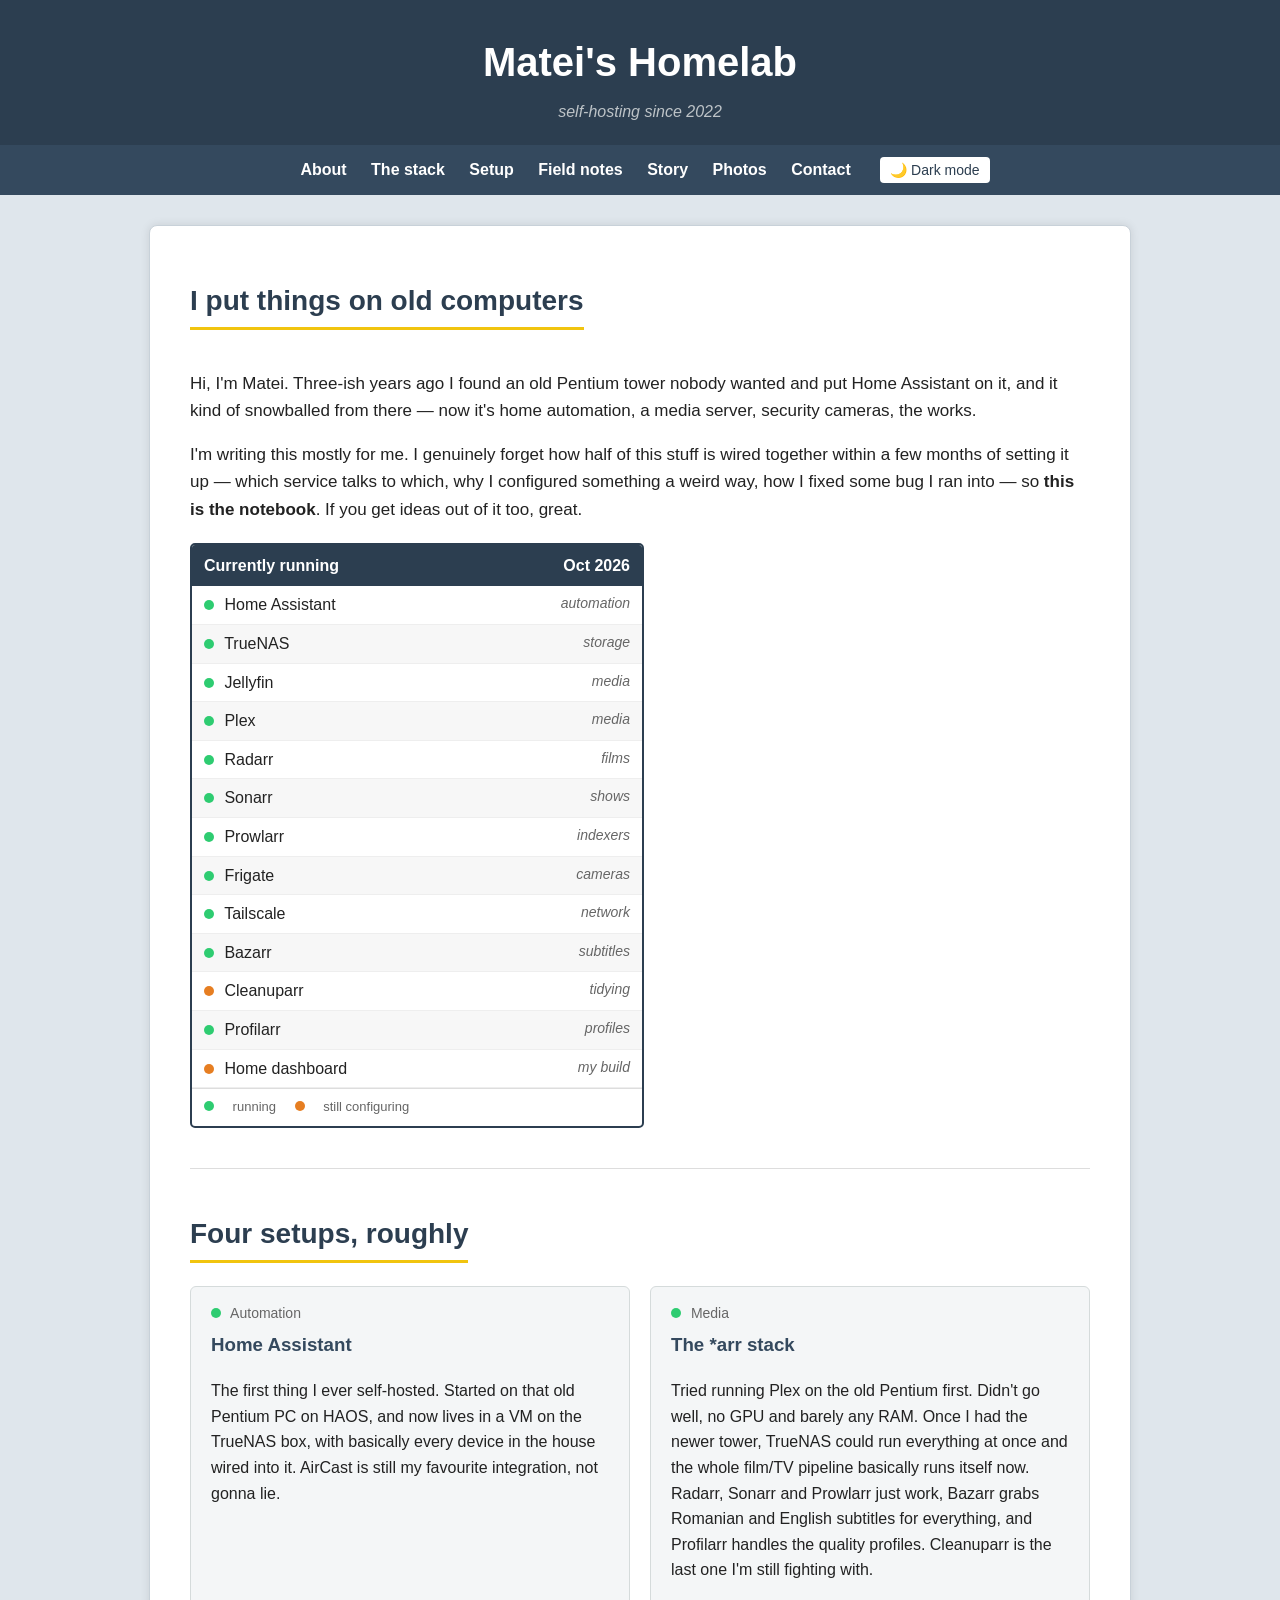
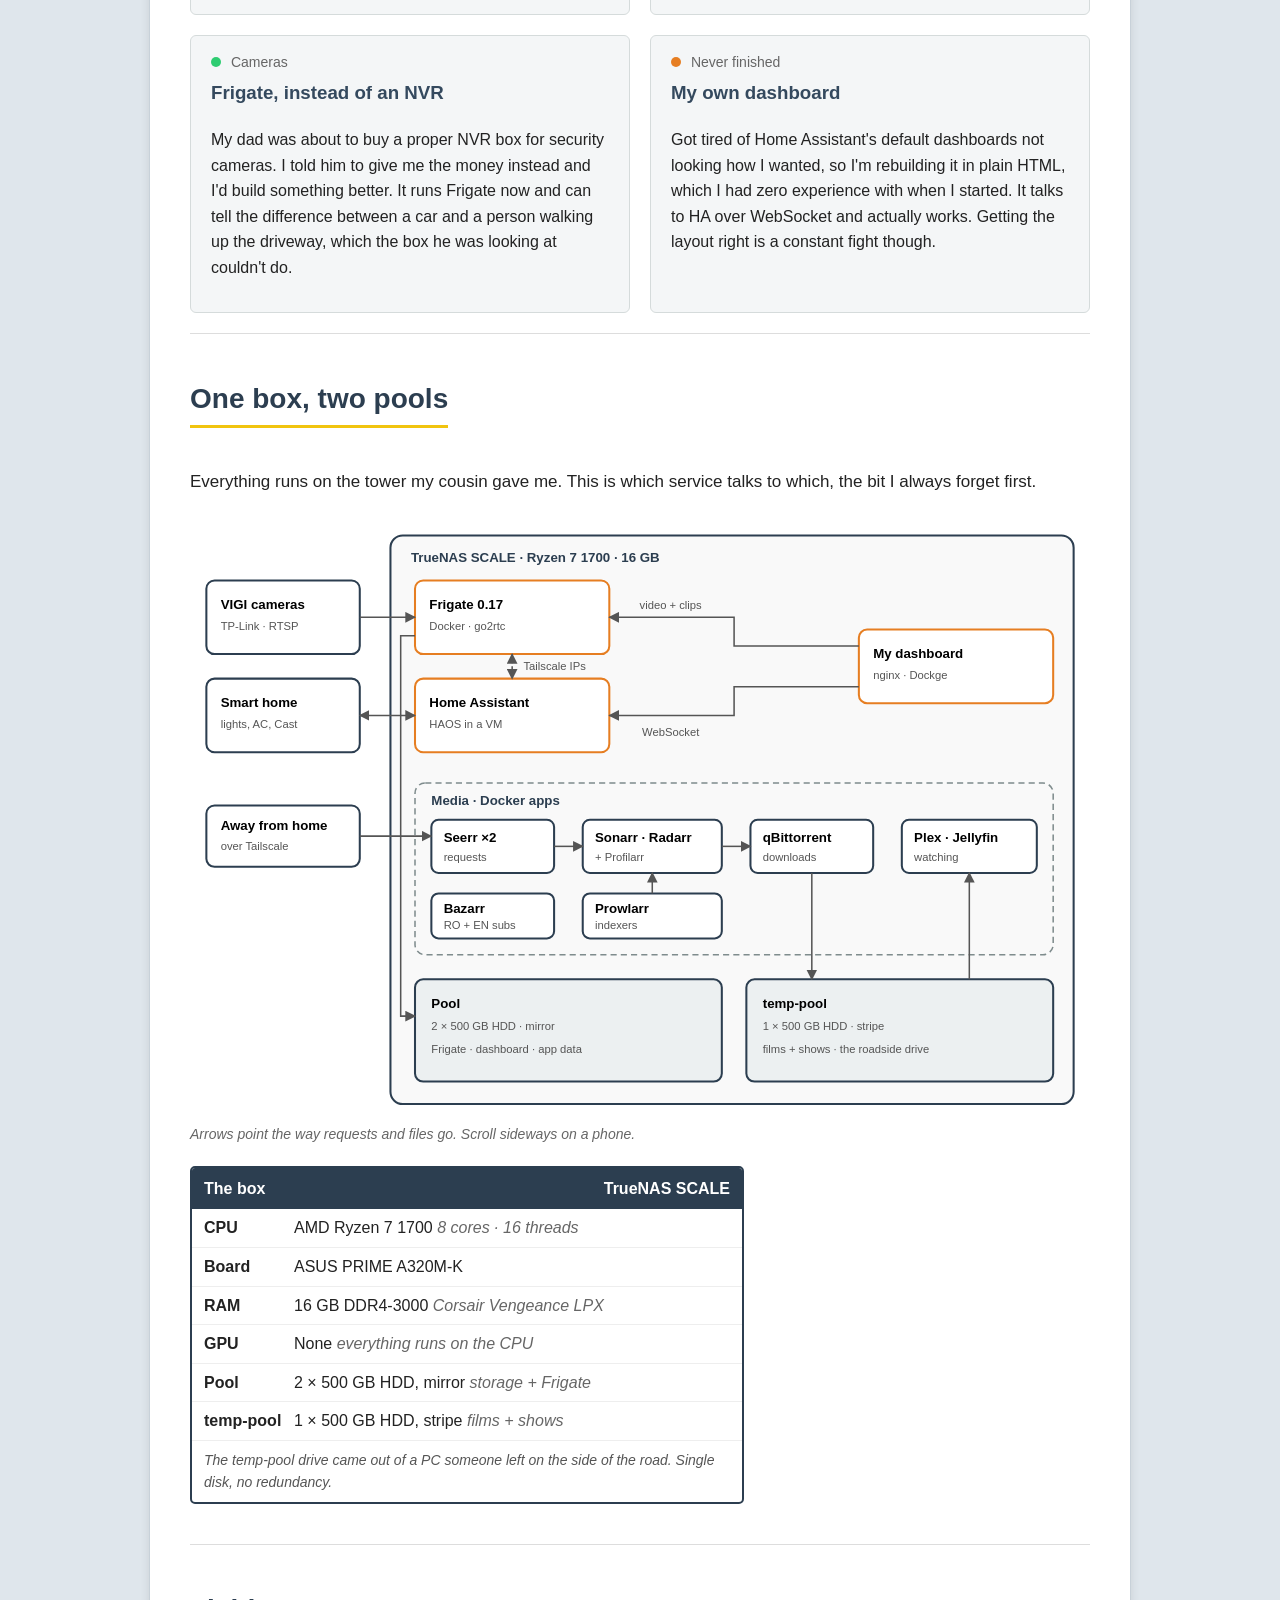
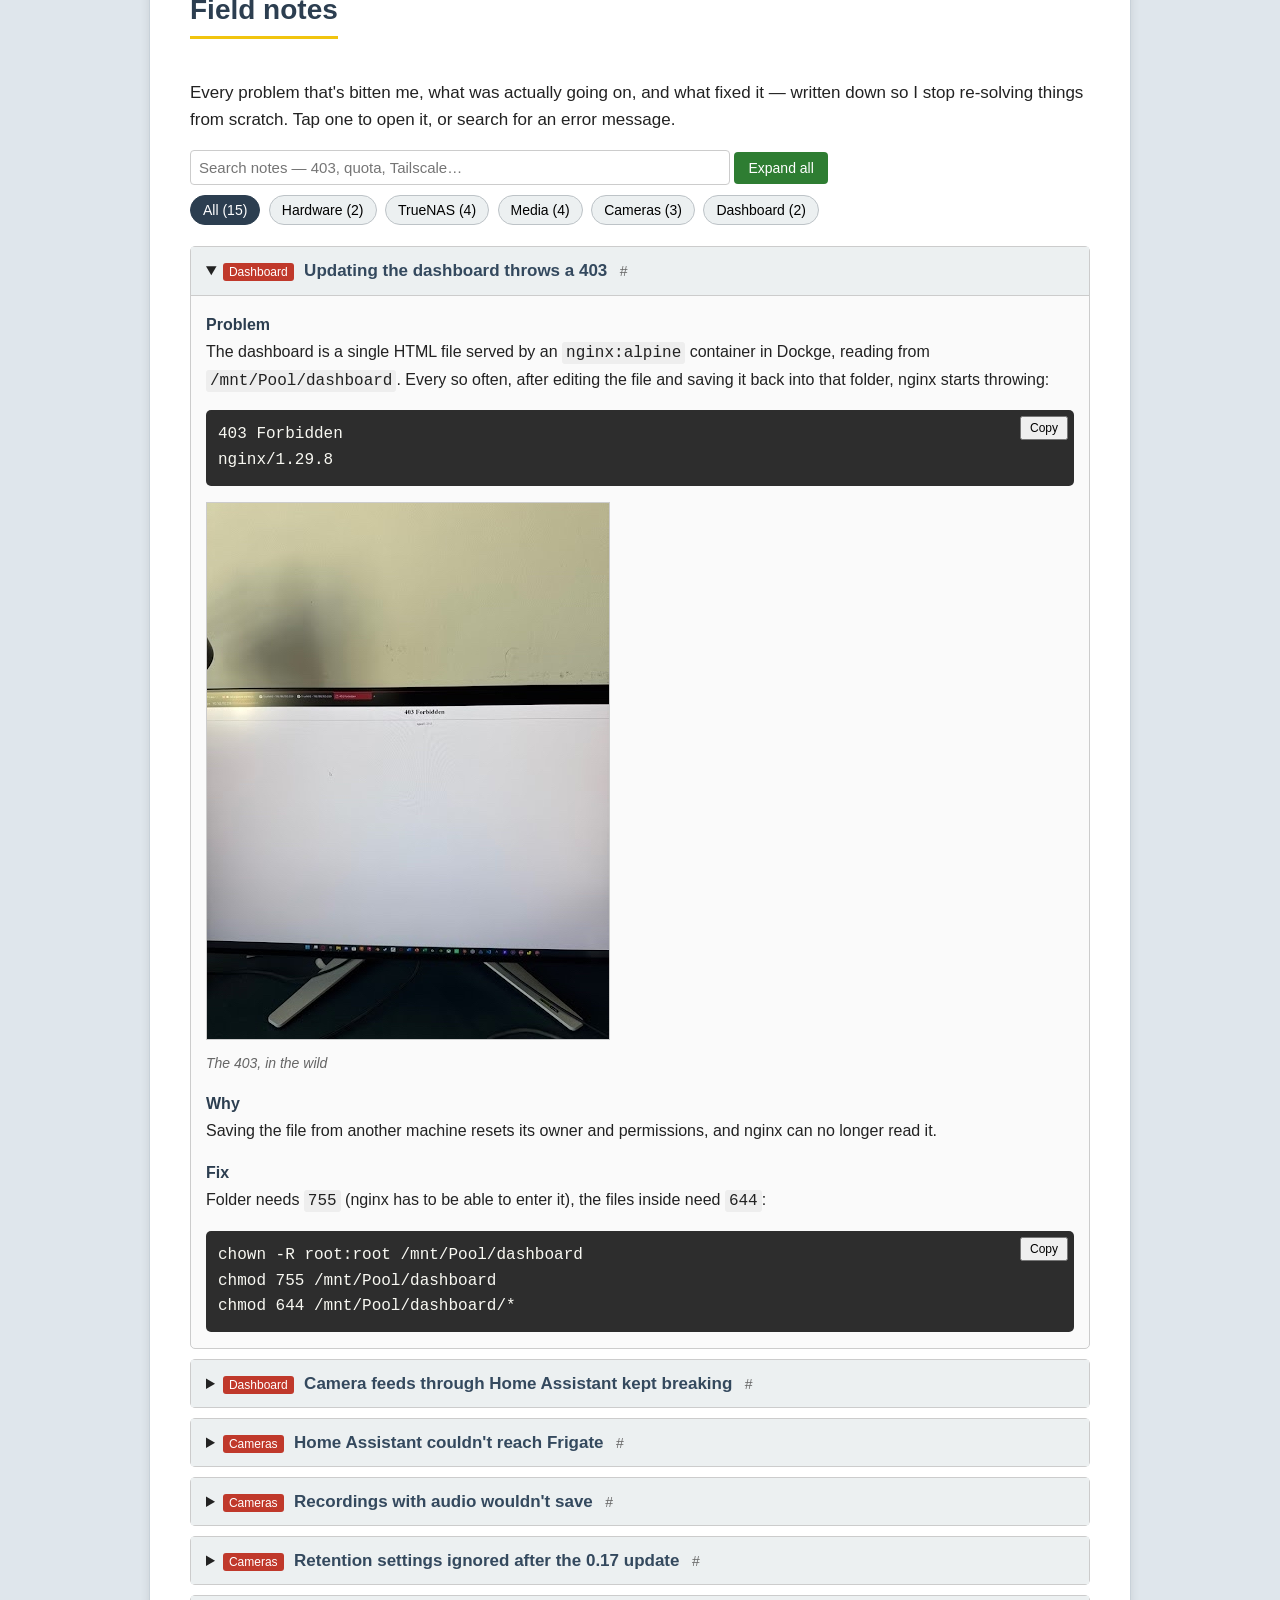
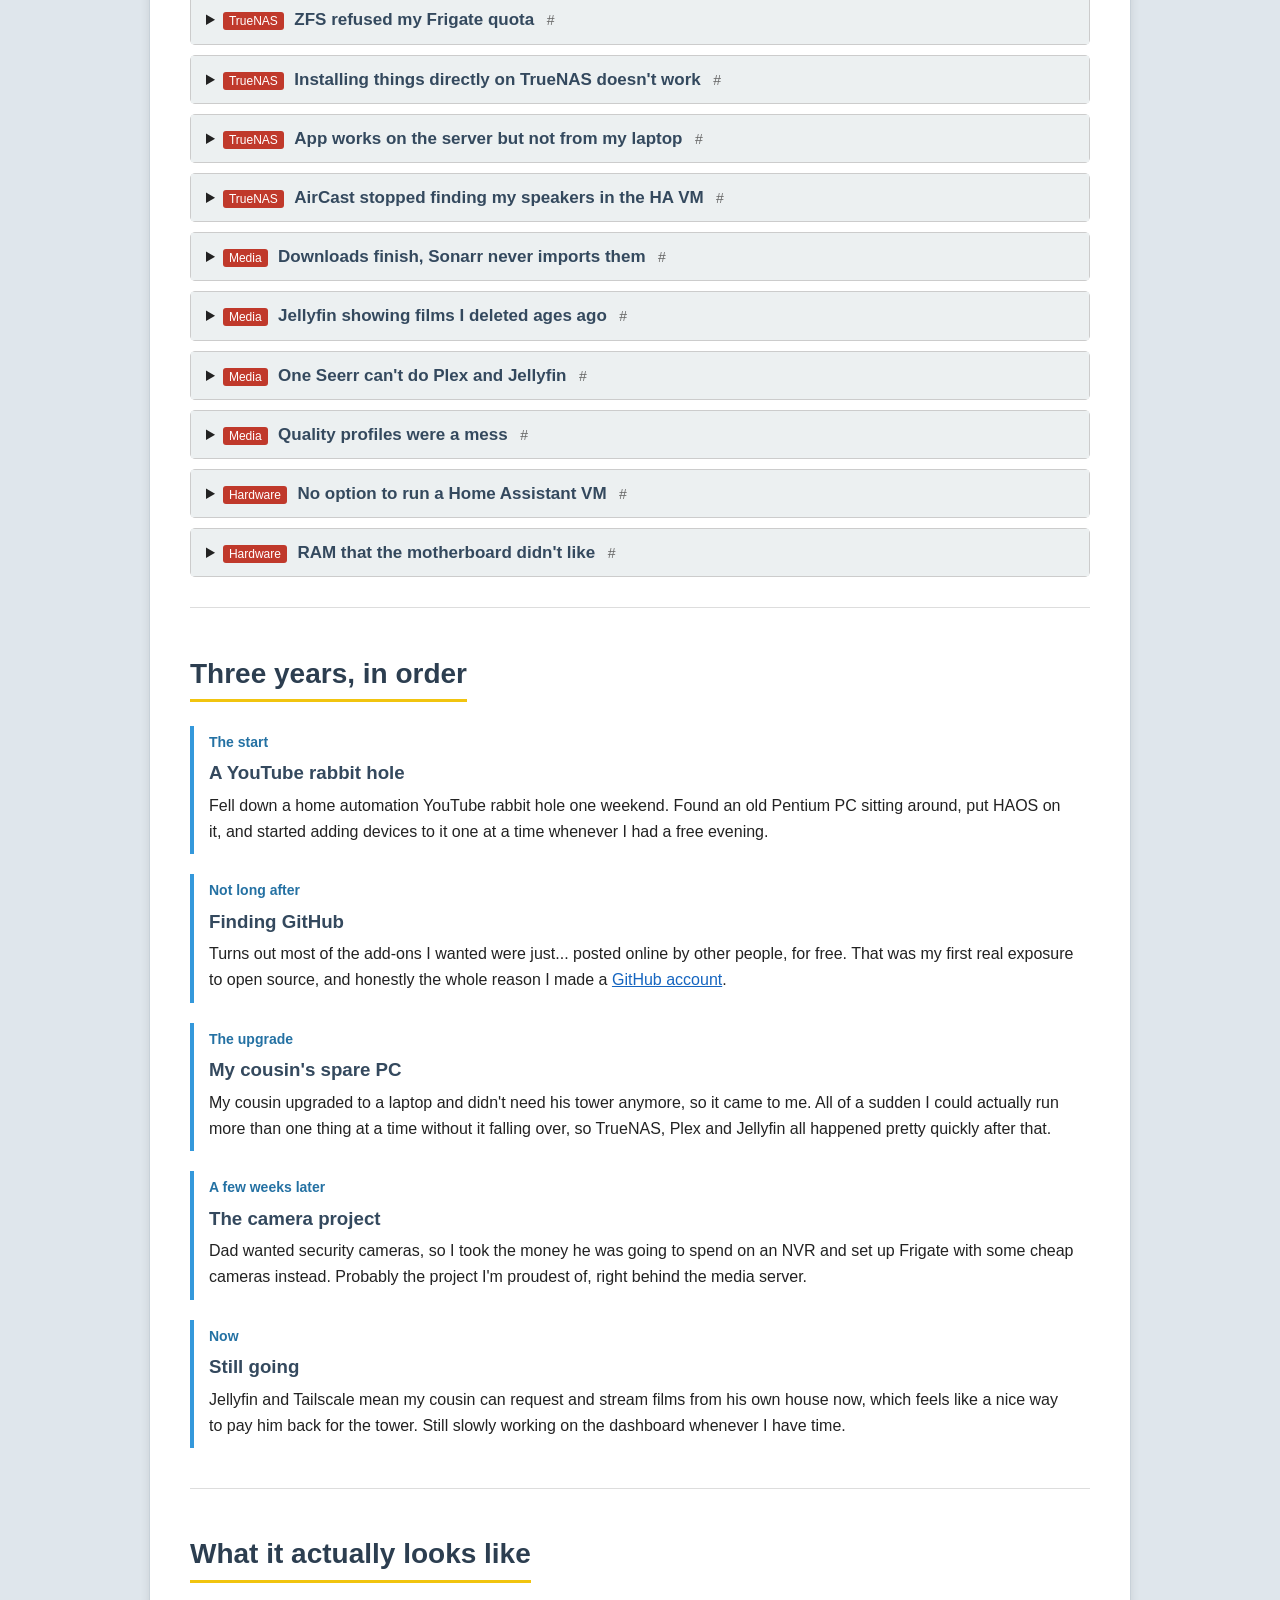
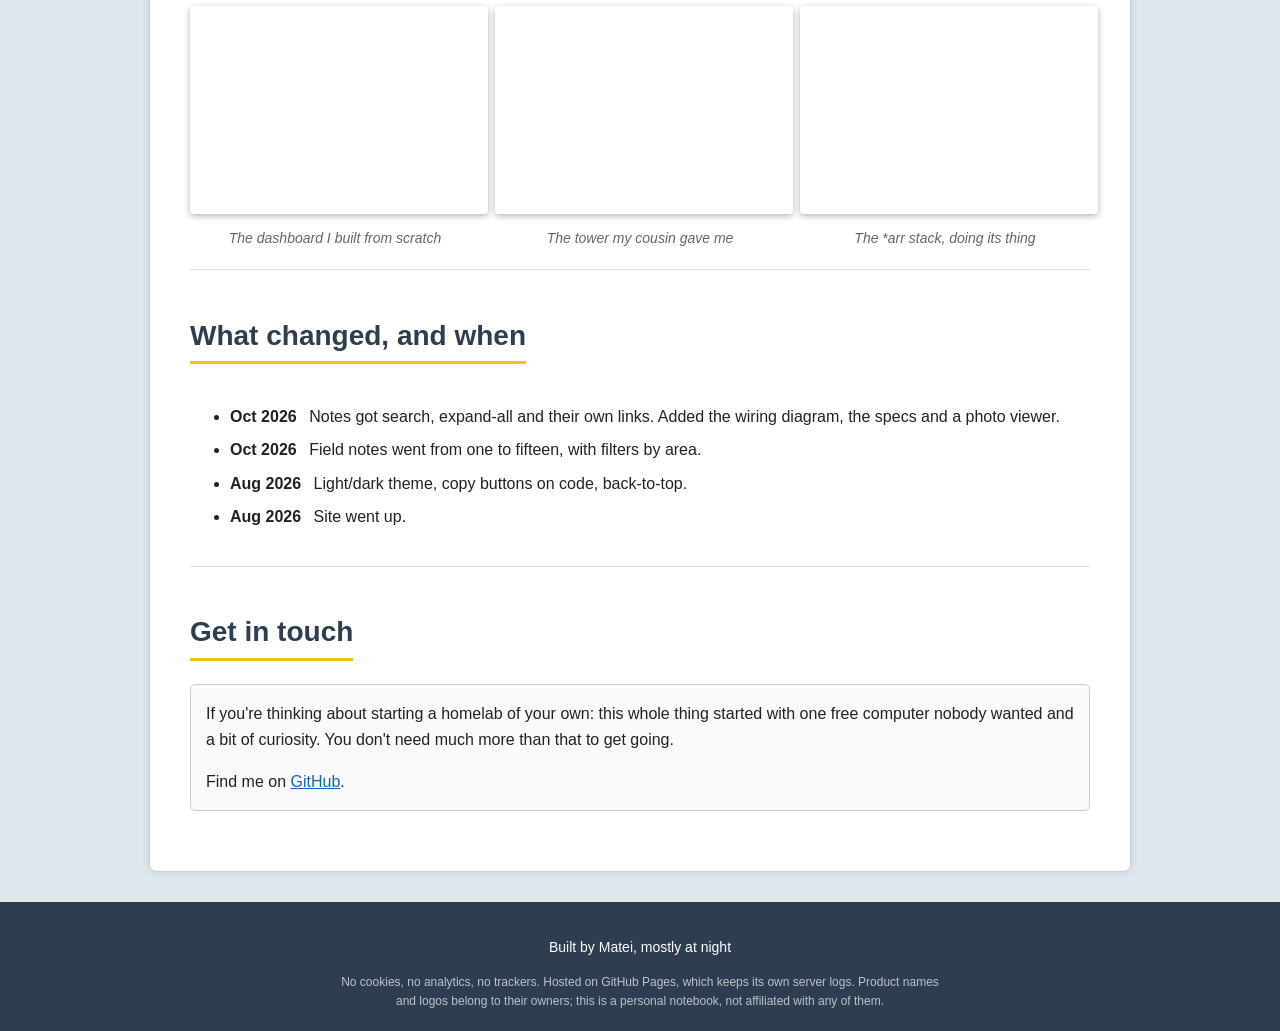
<file: index.html>
<!doctype html>
<html lang="en">
  <head>
    <meta charset="UTF-8" />
    <meta name="viewport" content="width=device-width, initial-scale=1.0" />
    <!-- only load things from this site. no inline scripts allowed, that's why theme-init.js is its own file -->
    <meta
      http-equiv="Content-Security-Policy"
      content="default-src 'self'; script-src 'self'; style-src 'self'; font-src 'self'; img-src 'self' data:; connect-src 'none'; object-src 'none'; base-uri 'none'; form-action 'none'"
    />
    <title>Matei's Homelab</title>
    <meta
      name="description"
      content="A notebook documenting a home self-hosting setup: Home Assistant, TrueNAS, the *arr media stack, Frigate cameras, and a hand-built dashboard."
    />
    <!-- link previews (discord, whatsapp, twitter etc) -->
    <meta property="og:title" content="Matei's Homelab" />
    <meta
      property="og:description"
      content="A notebook documenting a home self-hosting setup: Home Assistant, TrueNAS, the *arr media stack, Frigate cameras, and a hand-built dashboard."
    />
    <meta property="og:type" content="website" />
    <meta property="og:site_name" content="Matei's Homelab" />
    <meta property="og:url" content="https://maty3378.github.io/Matei-s-home-Projects/" />
    <meta property="og:image" content="https://maty3378.github.io/Matei-s-home-Projects/images/dashboard.jpg" />
    <meta property="og:image:width" content="2000" />
    <meta property="og:image:height" content="1190" />
    <meta property="og:image:alt" content="My home dashboard: weather, air quality, light controls for each room and the living room media players" />
    <link rel="canonical" href="https://maty3378.github.io/Matei-s-home-Projects/" />
    <meta name="twitter:card" content="summary_large_image" />
    <meta name="twitter:title" content="Matei's Homelab" />
    <meta
      name="twitter:description"
      content="A notebook documenting a home self-hosting setup: Home Assistant, TrueNAS, the *arr media stack, Frigate cameras, and a hand-built dashboard."
    />
    <meta name="twitter:image" content="https://maty3378.github.io/Matei-s-home-Projects/images/dashboard.jpg" />
    <meta name="theme-color" content="#2c3e50" />
    <meta name="color-scheme" content="light dark" />

    <!-- sets light/dark before anything shows up, so it doesn't flash -->
    <script src="theme-init.js"></script>

    <!-- favicon: just the computer emoji -->
    <link
      rel="icon"
      href="data:image/svg+xml,%3Csvg xmlns='http://www.w3.org/2000/svg' viewBox='0 0 100 100'%3E%3Ctext y='.9em' font-size='90'%3E%F0%9F%96%A5%EF%B8%8F%3C/text%3E%3C/svg%3E"
    />

    <link rel="stylesheet" href="style.css" />


    <!-- info for search engines -->
    <script type="application/ld+json">
      {
        "@context": "https://schema.org",
        "@graph": [
          {
            "@type": "Person",
            "name": "Matei",
            "url": "https://maty3378.github.io/Matei-s-home-Projects/",
            "sameAs": ["https://github.com/Maty3378"]
          },
          {
            "@type": "WebSite",
            "name": "Matei's Homelab",
            "url": "https://maty3378.github.io/Matei-s-home-Projects/",
            "description": "A notebook documenting a home self-hosting setup: Home Assistant, TrueNAS, the *arr media stack, Frigate cameras, and a hand-built dashboard."
          }
        ]
      }
    </script>
  </head>

  <body>
    <a class="skip-link" href="#about">Skip to content</a>


    <header>
      <h1>Matei's Homelab</h1>
      <p class="tagline">self-hosting since 2022</p>
    </header>

    <nav>
      <a href="#about">About</a>
      <a href="#stack">The stack</a>
      <a href="#setup">Setup</a>
      <a href="#notes">Field notes</a>
      <a href="#story">Story</a>
      <a href="#gallery">Photos</a>
      <a href="#contact">Contact</a>
      <button id="theme-toggle" type="button">
        <span class="to-dark">&#127769; Dark mode</span>
        <span class="to-light">&#9728;&#65039; Light mode</span>
      </button>
    </nav>

    <main>
    <section id="about">
      <h2>I put things on old computers</h2>

      <p class="lede">
        Hi, I'm Matei. Three-ish years ago I found an old Pentium tower nobody
        wanted and put Home Assistant on it, and it kind of snowballed from
        there — now it's home automation, a media server, security cameras, the
        works.
      </p>
      <p class="lede">
        I'm writing this mostly for me. I genuinely forget how half of this
        stuff is wired together within a few months of setting it up — which
        service talks to which, why I configured something a weird way, how I
        fixed some bug I ran into — so <b>this is the notebook</b>. If you get
        ideas out of it too, great.
      </p>

      <div class="panel">
        <div class="panel-top">
          <span>Currently running</span>
          <span>Oct 2026</span>
        </div>

        <!-- led "on" = green dot (running), "work" = orange dot (still configuring) -->
        <ul class="services">
          <li><span class="led on"><span class="sr-only">Running: </span></span> Home Assistant <i>automation</i></li>
          <li><span class="led on"><span class="sr-only">Running: </span></span> TrueNAS <i>storage</i></li>
          <li><span class="led on"><span class="sr-only">Running: </span></span> Jellyfin <i>media</i></li>
          <li><span class="led on"><span class="sr-only">Running: </span></span> Plex <i>media</i></li>
          <li><span class="led on"><span class="sr-only">Running: </span></span> Radarr <i>films</i></li>
          <li><span class="led on"><span class="sr-only">Running: </span></span> Sonarr <i>shows</i></li>
          <li><span class="led on"><span class="sr-only">Running: </span></span> Prowlarr <i>indexers</i></li>
          <li><span class="led on"><span class="sr-only">Running: </span></span> Frigate <i>cameras</i></li>
          <li><span class="led on"><span class="sr-only">Running: </span></span> Tailscale <i>network</i></li>
          <li><span class="led on"><span class="sr-only">Running: </span></span> Bazarr <i>subtitles</i></li>
          <li><span class="led work"><span class="sr-only">Still configuring: </span></span> Cleanuparr <i>tidying</i></li>
          <li><span class="led on"><span class="sr-only">Running: </span></span> Profilarr <i>profiles</i></li>
          <li><span class="led work"><span class="sr-only">Still configuring: </span></span> Home dashboard <i>my build</i></li>
        </ul>

        <div class="key">
          <span><span class="led on"></span> running</span>
          <span><span class="led work"></span> still configuring</span>
        </div>
      </div>
    </section>

    <section id="stack">
      <h2>Four setups, roughly</h2>

      <div class="cards">
        <div class="card">
          <p class="kicker"><span class="led on"><span class="sr-only">Running: </span></span> Automation</p>
          <h3>Home Assistant</h3>
          <p>
            The first thing I ever self-hosted. Started on that old Pentium PC
            on HAOS, and now lives in a VM on the TrueNAS box, with basically
            every device in the house wired into it. AirCast is still my
            favourite integration, not gonna lie.
          </p>
        </div>

        <div class="card">
          <p class="kicker"><span class="led on"><span class="sr-only">Running: </span></span> Media</p>
          <h3>The *arr stack</h3>
          <p>
            Tried running Plex on the old Pentium first. Didn't go well, no GPU
            and barely any RAM. Once I had the newer tower, TrueNAS could run
            everything at once and the whole film/TV pipeline basically runs
            itself now. Radarr, Sonarr and Prowlarr just work, Bazarr grabs
            Romanian and English subtitles for everything, and Profilarr
            handles the quality profiles. Cleanuparr is the last one I'm still
            fighting with.
          </p>
        </div>

        <div class="card">
          <p class="kicker"><span class="led on"><span class="sr-only">Running: </span></span> Cameras</p>
          <h3>Frigate, instead of an NVR</h3>
          <p>
            My dad was about to buy a proper NVR box for security cameras. I
            told him to give me the money instead and I'd build something
            better. It runs Frigate now and can tell the difference between a
            car and a person walking up the driveway, which the box he was
            looking at couldn't do.
          </p>
        </div>

        <div class="card">
          <p class="kicker"><span class="led work"><span class="sr-only">Still configuring: </span></span> Never finished</p>
          <h3>My own dashboard</h3>
          <p>
            Got tired of Home Assistant's default dashboards not looking how I
            wanted, so I'm rebuilding it in plain HTML, which I had zero
            experience with when I started. It talks to HA over WebSocket and
            actually works. Getting the layout right is a constant fight though.
          </p>
        </div>
      </div>
    </section>

    <section id="setup">
      <h2>One box, two pools</h2>

      <p class="lede">
        Everything runs on the tower my cousin gave me. This is which service
        talks to which, the bit I always forget first.
      </p>

      <!-- the wiring diagram. plain svg, the d-* classes in style.css colour it -->
      <figure class="diagram">
        <div class="diagram-scroll">
          <svg viewBox="0 0 880 590" role="img" aria-labelledby="diagram-title diagram-desc">
            <title id="diagram-title">How the homelab is wired</title>
            <desc id="diagram-desc">
              One TrueNAS SCALE tower runs everything. Cameras stream to Frigate,
              smart home devices talk to Home Assistant in a VM, and my dashboard
              talks to both. Home Assistant reaches Frigate over Tailscale IPs.
              Seerr sends requests to Sonarr and Radarr, which search through
              Prowlarr and hand downloads to qBittorrent. Downloads land on
              temp-pool, where Plex and Jellyfin read them. Frigate recordings,
              the dashboard and app data live on Pool. Remote devices come in
              over Tailscale.
            </desc>
            <defs>
              <marker id="arrow" viewBox="0 0 10 10" refX="9" refY="5" markerWidth="7" markerHeight="7" orient="auto-start-reverse">
                <path class="d-arrow" d="M0 0L10 5L0 10z" />
              </marker>
            </defs>

            <rect class="d-box" x="16" y="64" width="150" height="72" rx="8" />
            <text class="d-title" x="30" y="92">VIGI cameras</text>
            <text class="d-sub" x="30" y="112">TP-Link · RTSP</text>

            <rect class="d-box" x="16" y="160" width="150" height="72" rx="8" />
            <text class="d-title" x="30" y="188">Smart home</text>
            <text class="d-sub" x="30" y="208">lights, AC, Cast</text>

            <rect class="d-box" x="16" y="284" width="150" height="60" rx="8" />
            <text class="d-title" x="30" y="308">Away from home</text>
            <text class="d-sub" x="30" y="328">over Tailscale</text>

            <rect class="d-zone d-zone-main" x="196" y="20" width="668" height="556" rx="12" />
            <text class="d-zone-label" x="216" y="46">TrueNAS SCALE · Ryzen 7 1700 · 16 GB</text>

            <rect class="d-box d-accent" x="220" y="64" width="190" height="72" rx="8" />
            <text class="d-title" x="234" y="92">Frigate 0.17</text>
            <text class="d-sub" x="234" y="112">Docker · go2rtc</text>

            <rect class="d-box d-accent" x="220" y="160" width="190" height="72" rx="8" />
            <text class="d-title" x="234" y="188">Home Assistant</text>
            <text class="d-sub" x="234" y="208">HAOS in a VM</text>

            <rect class="d-box d-accent" x="654" y="112" width="190" height="72" rx="8" />
            <text class="d-title" x="668" y="140">My dashboard</text>
            <text class="d-sub" x="668" y="160">nginx · Dockge</text>

            <rect class="d-zone" x="220" y="262" width="624" height="168" rx="10" />
            <text class="d-zone-label" x="236" y="284">Media · Docker apps</text>

            <rect class="d-box" x="236" y="298" width="120" height="52" rx="7" />
            <text class="d-title" x="248" y="320">Seerr ×2</text>
            <text class="d-sub" x="248" y="338">requests</text>

            <rect class="d-box" x="384" y="298" width="136" height="52" rx="7" />
            <text class="d-title" x="396" y="320">Sonarr · Radarr</text>
            <text class="d-sub" x="396" y="338">+ Profilarr</text>

            <rect class="d-box" x="548" y="298" width="120" height="52" rx="7" />
            <text class="d-title" x="560" y="320">qBittorrent</text>
            <text class="d-sub" x="560" y="338">downloads</text>

            <rect class="d-box" x="696" y="298" width="132" height="52" rx="7" />
            <text class="d-title" x="708" y="320">Plex · Jellyfin</text>
            <text class="d-sub" x="708" y="338">watching</text>

            <rect class="d-box" x="236" y="370" width="120" height="44" rx="7" />
            <text class="d-title" x="248" y="389">Bazarr</text>
            <text class="d-sub" x="248" y="405">RO + EN subs</text>

            <rect class="d-box" x="384" y="370" width="136" height="44" rx="7" />
            <text class="d-title" x="396" y="389">Prowlarr</text>
            <text class="d-sub" x="396" y="405">indexers</text>

            <rect class="d-box d-disk" x="220" y="454" width="300" height="100" rx="8" />
            <text class="d-title" x="236" y="482">Pool</text>
            <text class="d-sub" x="236" y="504">2 × 500 GB HDD · mirror</text>
            <text class="d-sub" x="236" y="526">Frigate · dashboard · app data</text>

            <rect class="d-box d-disk" x="544" y="454" width="300" height="100" rx="8" />
            <text class="d-title" x="560" y="482">temp-pool</text>
            <text class="d-sub" x="560" y="504">1 × 500 GB HDD · stripe</text>
            <text class="d-sub" x="560" y="526">films + shows · the roadside drive</text>

            <path class="d-edge" d="M166 100H220" marker-end="url(#arrow)" />
            <path class="d-edge" d="M166 196H220" marker-start="url(#arrow)" marker-end="url(#arrow)" />
            <path class="d-edge" d="M654 128H532V100H410" marker-end="url(#arrow)" />
            <text class="d-label" x="470" y="92" text-anchor="middle">video + clips</text>
            <path class="d-edge" d="M654 168H532V196H410" marker-end="url(#arrow)" />
            <text class="d-label" x="470" y="216" text-anchor="middle">WebSocket</text>
            <path class="d-edge d-dashed" d="M315 136V160" marker-start="url(#arrow)" marker-end="url(#arrow)" />
            <text class="d-label" x="326" y="152">Tailscale IPs</text>
            <path class="d-edge" d="M166 314H236" marker-end="url(#arrow)" />
            <path class="d-edge" d="M356 324H384" marker-end="url(#arrow)" />
            <path class="d-edge" d="M520 324H548" marker-end="url(#arrow)" />
            <path class="d-edge" d="M452 370V350" marker-end="url(#arrow)" />
            <path class="d-edge" d="M608 350V454" marker-end="url(#arrow)" />
            <path class="d-edge" d="M762 454V350" marker-end="url(#arrow)" />
            <path class="d-edge" d="M220 118H206V490H220" marker-end="url(#arrow)" />
          </svg>
        </div>
        <figcaption>Arrows point the way requests and files go. Scroll sideways on a phone.</figcaption>
      </figure>

      <div class="panel specs-panel">
        <div class="panel-top">
          <span>The box</span>
          <span>TrueNAS SCALE</span>
        </div>
        <dl class="specs">
          <div><dt>CPU</dt><dd>AMD Ryzen 7 1700 <i>8 cores · 16 threads</i></dd></div>
          <div><dt>Board</dt><dd>ASUS PRIME A320M-K</dd></div>
          <div><dt>RAM</dt><dd>16 GB DDR4-3000 <i>Corsair Vengeance LPX</i></dd></div>
          <div><dt>GPU</dt><dd>None <i>everything runs on the CPU</i></dd></div>
          <div><dt>Pool</dt><dd>2 × 500 GB HDD, mirror <i>storage + Frigate</i></dd></div>
          <div><dt>temp-pool</dt><dd>1 × 500 GB HDD, stripe <i>films + shows</i></dd></div>
        </dl>
        <p class="specs-note">
          The temp-pool drive came out of a PC someone left on the side of the
          road. Single disk, no redundancy.
        </p>
      </div>
    </section>

    <section id="notes">
      <h2>Field notes</h2>

      <p class="lede">
        Every problem that's bitten me, what was actually going on, and what
        fixed it — written down so I stop re-solving things from scratch.
        Tap one to open it, or search for an error message.
      </p>

      <div class="notes-tools">
        <label class="sr-only" for="note-search">Search field notes</label>
        <input id="note-search" class="note-search" type="search" placeholder="Search notes — 403, quota, Tailscale…" autocomplete="off" />
        <button type="button" id="toggle-notes" class="tool-btn">Expand all</button>
      </div>

      <div class="filters" role="group" aria-label="Filter notes by area">
        <button type="button" class="filter active" data-filter="all" aria-pressed="true">All</button>
        <button type="button" class="filter" data-filter="hardware" aria-pressed="false">Hardware</button>
        <button type="button" class="filter" data-filter="truenas" aria-pressed="false">TrueNAS</button>
        <button type="button" class="filter" data-filter="media" aria-pressed="false">Media</button>
        <button type="button" class="filter" data-filter="cameras" aria-pressed="false">Cameras</button>
        <button type="button" class="filter" data-filter="dashboard" aria-pressed="false">Dashboard</button>
      </div>

      <p class="notes-empty" id="notes-empty" role="status" hidden>No notes match that.</p>

      <!--
        each note: tag + title in the summary, then Problem / Why / Fix.
        data-tag has to match one of the filter buttons above, and the id is
        what the # link uses, so don't change ids once they're up.
      -->
      <div class="notes">

        <details class="note" id="dashboard-403" data-tag="dashboard" open>
          <summary>
            <span class="tag">Dashboard</span>
            <h3>Updating the dashboard throws a 403</h3>
          </summary>
          <p class="nl">Problem</p>
          <p>
            The dashboard is a single HTML file served by an
            <code>nginx:alpine</code> container in Dockge, reading from
            <code>/mnt/Pool/dashboard</code>. Every so often, after editing the
            file and saving it back into that folder, nginx starts throwing:
          </p>
          <pre><code>403 Forbidden
nginx/1.29.8</code></pre>

          <figure>
            <img
              src="images/nginx-403.jpg"
              alt="My monitor showing the nginx 403 Forbidden page instead of the dashboard"
              loading="lazy"
              decoding="async"
              width="402"
              height="536"
            />
            <figcaption>The 403, in the wild</figcaption>
          </figure>

          <p class="nl">Why</p>
          <p>
            Saving the file from another machine resets its owner and
            permissions, and nginx can no longer read it.
          </p>
          <p class="nl">Fix</p>
          <p>
            Folder needs <code>755</code> (nginx has to be able to enter it),
            the files inside need <code>644</code>:
          </p>
          <pre><code>chown -R root:root /mnt/Pool/dashboard
chmod 755 /mnt/Pool/dashboard
chmod 644 /mnt/Pool/dashboard/*</code></pre>
        </details>

        <details class="note" id="dashboard-camera-feeds" data-tag="dashboard">
          <summary>
            <span class="tag">Dashboard</span>
            <h3>Camera feeds through Home Assistant kept breaking</h3>
          </summary>
          <p class="nl">Problem</p>
          <p>
            I first pulled the camera streams into the dashboard through Home
            Assistant. It meant fighting HA's CORS settings, and even when it
            worked it was flaky.
          </p>
          <p class="nl">Fix</p>
          <p>
            Skip HA for video entirely. The dashboard now talks straight to
            Frigate: live view uses go2rtc's MSE stream in a plain
            <code>&lt;video&gt;</code> element, and recordings and clips come
            from the Frigate API. HA is only used for the things HA is good at
            — lights, AC, the air purifier, scenes.
          </p>
        </details>

        <details class="note" id="ha-frigate-hairpin-nat" data-tag="cameras">
          <summary>
            <span class="tag">Cameras</span>
            <h3>Home Assistant couldn't reach Frigate</h3>
          </summary>
          <p class="nl">Problem</p>
          <p>
            Frigate runs in Docker on TrueNAS, Home Assistant runs in a VM on
            the same box. HA could not talk to Frigate on its normal LAN
            address.
          </p>
          <p class="nl">Why</p>
          <p>
            Hairpin NAT. TrueNAS's Docker port forwarding (DNAT) doesn't
            handle traffic that leaves the host and comes straight back in, so
            the VM's requests to the host's own IP went nowhere.
          </p>
          <p class="nl">Fix</p>
          <p>
            Point the HA ↔ Frigate integration at the
            <b>Tailscale IPs</b> instead of the LAN ones. Tailscale routes
            around the NAT problem completely.
          </p>
        </details>

        <details class="note" id="frigate-audio-aac" data-tag="cameras">
          <summary>
            <span class="tag">Cameras</span>
            <h3>Recordings with audio wouldn't save</h3>
          </summary>
          <p class="nl">Problem</p>
          <p>
            Turning on audio for the TP-Link VIGI cameras broke recording.
          </p>
          <p class="nl">Why</p>
          <p>
            The cameras send audio as PCM A-law, and that codec isn't allowed
            inside an MP4 file, which is what Frigate records to.
          </p>
          <p class="nl">Fix</p>
          <p>Tell ffmpeg to transcode the audio to AAC when recording:</p>
          <pre><code>ffmpeg:
  output_args:
    record: preset-record-generic-audio-aac</code></pre>
        </details>

        <details class="note" id="frigate-017-retention" data-tag="cameras">
          <summary>
            <span class="tag">Cameras</span>
            <h3>Retention settings ignored after the 0.17 update</h3>
          </summary>
          <p class="nl">Problem</p>
          <p>
            After moving to Frigate 0.17.0, my old retention config stopped
            doing what I wanted.
          </p>
          <p class="nl">Why</p>
          <p>
            0.17 replaced the old <code>retain</code> / <code>events</code>
            layout with separate settings for continuous recording, alerts and
            detections. Most guides online still show the old format.
          </p>
          <p class="nl">Fix</p>
          <p>Rewrite it in the new structure. Mine keeps about a week:</p>
          <pre><code>record:
  enabled: true
  continuous:
    days: 7
  alerts:
    retain:
      days: 7
  detections:
    retain:
      days: 7</code></pre>
        </details>

        <details class="note" id="zfs-frigate-quota" data-tag="truenas">
          <summary>
            <span class="tag">TrueNAS</span>
            <h3>ZFS refused my Frigate quota</h3>
          </summary>
          <p class="nl">Problem</p>
          <p>
            I wanted to cap the Frigate dataset at around 120–130 GiB so
            recordings can't eat the whole pool. Setting the quota just failed.
          </p>
          <p class="nl">Why</p>
          <p>
            ZFS won't let you set a quota smaller than what the dataset is
            already using.
          </p>
          <p class="nl">Fix</p>
          <p>
            Delete old recordings first (or shorten retention and let Frigate
            clean up), check usage, then set the quota:
          </p>
          <pre><code>zfs get used Pool/frigate
zfs set quota=130G Pool/frigate</code></pre>
        </details>

        <details class="note" id="truenas-host-installs" data-tag="truenas">
          <summary>
            <span class="tag">TrueNAS</span>
            <h3>Installing things directly on TrueNAS doesn't work</h3>
          </summary>
          <p class="nl">Problem</p>
          <p>
            I tried installing Hermes Agent straight onto the TrueNAS host
            with its normal installer. It "installed", but nothing would run.
          </p>
          <p class="nl">Why</p>
          <p>
            TrueNAS SCALE locks the host down on purpose: <code>/</code> is
            mounted read-only and <code>/home</code> is <code>noexec</code>.
            The installer drops its binaries somewhere they're not allowed to
            execute.
          </p>
          <p class="nl">Fix</p>
          <p>
            Don't fight it. Use the app from the TrueNAS catalog (Community
            train) and keep its data on the pool at
            <code>/mnt/Pool/hermes</code>. Rule of thumb: on SCALE, everything
            goes in an app or a container, never on the host.
          </p>
        </details>

        <details class="note" id="app-listen-address" data-tag="truenas">
          <summary>
            <span class="tag">TrueNAS</span>
            <h3>App works on the server but not from my laptop</h3>
          </summary>
          <p class="nl">Problem</p>
          <p>
            Deployed the Odysseus app through Dockge. It started fine, but I
            couldn't open it from any other device on the network.
          </p>
          <p class="nl">Why</p>
          <p>
            Two things. It was only listening on <code>localhost</code>
            (<code>127.0.0.1</code>), so it ignored everything that wasn't the
            server itself. And Dockge only manages stacks that live inside its
            own stacks folder.
          </p>
          <p class="nl">Fix</p>
          <p>
            Clone the project into Dockge's stacks path, and change the
            listen address to <code>0.0.0.0</code> so it accepts connections
            from the network.
          </p>
        </details>

        <details class="note" id="aircast-vm-multicast" data-tag="truenas">
          <summary>
            <span class="tag">TrueNAS</span>
            <h3>AirCast stopped finding my speakers in the HA VM</h3>
          </summary>
          <p class="nl">Problem</p>
          <p>
            After moving Home Assistant into a VM on the TrueNAS box, the
            AirCast integration stopped working. It couldn't see any of the
            Cast devices on the network, even though the VM itself was online
            and everything else in HA was fine.
          </p>
          <p class="nl">Why</p>
          <p>
            AirCast finds devices with multicast discovery (mDNS). By default
            the VM's network card ignores the guest's requests to receive that
            multicast traffic, so the discovery packets never reach Home
            Assistant.
          </p>
          <p class="nl">Fix</p>
          <p>
            In TrueNAS go to <b>Virtualization → the HA VM → Devices → NIC →
            Edit</b>, tick <b>Trust Guest Rx Filters</b>, save and restart the
            VM, and AirCast can see the speakers again.
          </p>
        </details>

        <details class="note" id="sonarr-import-paths" data-tag="media">
          <summary>
            <span class="tag">Media</span>
            <h3>Downloads finish, Sonarr never imports them</h3>
          </summary>
          <p class="nl">Problem</p>
          <p>
            qBittorrent completes the download, Sonarr just sits there and
            never moves the file into the library.
          </p>
          <p class="nl">Why</p>
          <p>
            Path mismatch. qBittorrent reports where it saved the file using
            <i>its</i> container's path. If Sonarr has the same dataset mounted
            at a different path, it goes looking in a folder that doesn't
            exist for it.
          </p>
          <p class="nl">Fix</p>
          <p>
            Make the qBittorrent category save path match the in-container
            mount path exactly, and mount the dataset at the same path in both
            containers.
          </p>
        </details>

        <details class="note" id="jellyfin-ghost-films" data-tag="media">
          <summary>
            <span class="tag">Media</span>
            <h3>Jellyfin showing films I deleted ages ago</h3>
          </summary>
          <p class="nl">Problem</p>
          <p>
            Films I'd deleted long ago were still in the Jellyfin library, and
            on top of that no movie had the right title or poster.
          </p>
          <p class="nl">Fix</p>
          <p>
            Normal rescans didn't clear the ghosts. What worked was wiping the
            library and letting Jellyfin discover everything again from
            scratch.
          </p>
        </details>

        <details class="note" id="seerr-plex-jellyfin" data-tag="media">
          <summary>
            <span class="tag">Media</span>
            <h3>One Seerr can't do Plex and Jellyfin</h3>
          </summary>
          <p class="nl">Problem</p>
          <p>
            I use Plex at home and Jellyfin for remote family streaming over
            Tailscale. I wanted one request page for both.
          </p>
          <p class="nl">Why</p>
          <p>
            A single Seerr instance can only be connected to one media server
            at a time.
          </p>
          <p class="nl">Fix</p>
          <p>Run two Seerr instances — one for Plex, one for Jellyfin.</p>
        </details>

        <details class="note" id="quality-profiles" data-tag="media">
          <summary>
            <span class="tag">Media</span>
            <h3>Quality profiles were a mess</h3>
          </summary>
          <p class="nl">Problem</p>
          <p>
            Managing quality profiles through Recyclarr meant editing YAML,
            and the usual advice is to run separate Radarr/Sonarr instances for
            4K and anime, which doubles everything.
          </p>
          <p class="nl">Fix</p>
          <p>
            Swapped Recyclarr for <b>Profilarr</b> (it has a proper UI),
            linked it to the Dictionarry database, and kept
            <b>one instance per app</b> with multiple profiles inside: Radarr
            has 2160p Remux + 1080p Remux, Sonarr has 2160p Quality + 1080p
            Efficient.
          </p>
        </details>

        <details class="note" id="bios-virtualisation" data-tag="hardware">
          <summary>
            <span class="tag">Hardware</span>
            <h3>No option to run a Home Assistant VM</h3>
          </summary>
          <p class="nl">Problem</p>
          <p>
            I moved Home Assistant into a VM on the TrueNAS box, but out of
            the box the board had virtualisation switched off.
          </p>
          <p class="nl">Fix</p>
          <p>
            In the BIOS of the ASUS PRIME A320M-K, turn on <b>SVM</b> (AMD's
            virtualisation) and <b>IOMMU</b>. After that TrueNAS can run VMs.
          </p>
        </details>

        <details class="note" id="ram-qvl" data-tag="hardware">
          <summary>
            <span class="tag">Hardware</span>
            <h3>RAM that the motherboard didn't like</h3>
          </summary>
          <p class="nl">Problem</p>
          <p>
            Corsair Vengeance LPX DDR4 sticks gave me compatibility trouble on
            the A320M-K.
          </p>
          <p class="nl">Why</p>
          <p>
            They're not on the board's QVL (the list of RAM the manufacturer
            actually tested).
          </p>
          <p class="nl">Lesson</p>
          <p>
            Check the motherboard's QVL before buying RAM, especially on
            budget boards.
          </p>
        </details>

      </div>
    </section>

    <section id="story">
      <h2>Three years, in order</h2>

      <div class="step">
        <p class="when">The start</p>
        <h3>A YouTube rabbit hole</h3>
        <p>
          Fell down a home automation YouTube rabbit hole one weekend. Found an
          old Pentium PC sitting around, put HAOS on it, and started adding
          devices to it one at a time whenever I had a free evening.
        </p>
      </div>

      <div class="step">
        <p class="when">Not long after</p>
        <h3>Finding GitHub</h3>
        <p>
          Turns out most of the add-ons I wanted were just... posted online by
          other people, for free. That was my first real exposure to open
          source, and honestly the whole reason I made a
          <a href="https://github.com/Maty3378">GitHub account</a>.
        </p>
      </div>

      <div class="step">
        <p class="when">The upgrade</p>
        <h3>My cousin's spare PC</h3>
        <p>
          My cousin upgraded to a laptop and didn't need his tower anymore, so
          it came to me. All of a sudden I could actually run more than one
          thing at a time without it falling over, so TrueNAS, Plex and Jellyfin
          all happened pretty quickly after that.
        </p>
      </div>

      <div class="step">
        <p class="when">A few weeks later</p>
        <h3>The camera project</h3>
        <p>
          Dad wanted security cameras, so I took the money he was going to spend
          on an NVR and set up Frigate with some cheap cameras instead. Probably
          the project I'm proudest of, right behind the media server.
        </p>
      </div>

      <div class="step last">
        <p class="when">Now</p>
        <h3>Still going</h3>
        <p>
          Jellyfin and Tailscale mean my cousin can request and stream films
          from his own house now, which feels like a nice way to pay him back
          for the tower. Still slowly working on the dashboard whenever I have
          time.
        </p>
      </div>
    </section>

    <section id="gallery">
      <h2>What it actually looks like</h2>

      <div class="shots">
        <figure>
          <img
            src="images/dashboard.jpg"
            alt="My home dashboard: weather forecast, sunrise times, air quality, light controls for each room, quick scenes and the living room media players"
            loading="lazy"
            decoding="async"
            width="2000"
            height="1190"
          />
          <figcaption>The dashboard I built from scratch</figcaption>
        </figure>
        <figure>
          <img
            src="images/tower.jpg"
            alt="The TrueNAS tower with its side panel off: Ryzen cooler, ASUS PRIME A320 board and three hard drives in orange caddies, an old Samsung monitor sitting on top"
            decoding="async"
            width="1012"
            height="1800"
            data-fallback
          />
          <div class="shot-placeholder" hidden>
            <svg viewBox="0 0 24 24" fill="none" stroke="currentColor" stroke-width="1.5" stroke-linecap="round" stroke-linejoin="round" aria-hidden="true"><rect x="3" y="3" width="18" height="18" rx="2"/><circle cx="8.5" cy="8.5" r="1.5"/><path d="M21 15l-5-5L5 21"/></svg>
            <span>Photo coming soon</span>
          </div>
          <figcaption>The tower my cousin gave me</figcaption>
        </figure>
        <figure>
          <img
            src="images/arr-stack.png"
            alt="The TrueNAS apps list: Bazarr, Frigate, Jellyfin, Plex, Radarr, Sonarr, qBittorrent and the rest, mostly running"
            loading="lazy"
            decoding="async"
            width="1000"
            height="962"
          />
          <figcaption>The *arr stack, doing its thing</figcaption>
        </figure>
      </div>
    </section>

    <section id="log">
      <h2>What changed, and when</h2>

      <ul class="log">
        <li>
          <time datetime="2026-10">Oct 2026</time>
          <p>Notes got search, expand-all and their own links. Added the wiring diagram, the specs and a photo viewer.</p>
        </li>
        <li>
          <time datetime="2026-10">Oct 2026</time>
          <p>Field notes went from one to fifteen, with filters by area.</p>
        </li>
        <li>
          <time datetime="2026-08">Aug 2026</time>
          <p>Light/dark theme, copy buttons on code, back-to-top.</p>
        </li>
        <li>
          <time datetime="2026-08">Aug 2026</time>
          <p>Site went up.</p>
        </li>
      </ul>
    </section>

    <section id="contact">
      <h2>Get in touch</h2>

      <div class="note">
        <p>
          If you're thinking about starting a homelab of your own: this whole
          thing started with one free computer nobody wanted and a bit of
          curiosity. You don't need much more than that to get going.
        </p>
        <p>Find me on <a href="https://github.com/Maty3378">GitHub</a>.</p>
      </div>
    </section>
    </main>

    <footer>
      <p>Built by Matei, mostly at night</p>
      <p class="fine-print">
        No cookies, no analytics, no trackers. Hosted on GitHub Pages, which
        keeps its own server logs. Product names and logos belong to their
        owners; this is a personal notebook, not affiliated with any of them.
      </p>
    </footer>

    <!-- photo viewer, script.js fills it in when you click a photo -->
    <dialog id="lightbox" class="lightbox" aria-label="Photo">
      <img alt="" />
      <p class="lightbox-caption"></p>
      <div class="lightbox-bar">
        <button type="button" class="tool-btn lightbox-close">Close</button>
      </div>
    </dialog>

    <button id="back-to-top" type="button" aria-label="Back to top">&uarr; Top</button>

    <script src="script.js" defer></script>
  </body>
</html>
</file>
<file: style.css>
/* style.css for my homelab site */

/* smooth scrolling, unless someone has reduce motion turned on */
@media (prefers-reduced-motion: no-preference) {
  html {
    scroll-behavior: smooth;
  }
}

body {
  margin: 0;
  font-family: Arial, Helvetica, sans-serif;
  font-size: 16px;
  line-height: 1.6;
  background-color: #dfe6ec;
  color: #222;
}

a {
  color: #1565c0;
}

a:hover {
  color: #0d47a1;
}

code,
pre {
  font-family: "Courier New", Courier, monospace;
}

/* hidden but screen readers still read it */
.sr-only {
  position: absolute;
  width: 1px;
  height: 1px;
  padding: 0;
  margin: -1px;
  overflow: hidden;
  clip: rect(0, 0, 0, 0);
  white-space: nowrap;
  border: 0;
}

.skip-link {
  position: absolute;
  left: -9999px;
}

.skip-link:focus {
  left: 10px;
  top: 10px;
  padding: 10px;
  background-color: white;
}


/* ===== header ===== */

header {
  background-color: #2c3e50;
  color: white;
  text-align: center;
  padding: 30px 20px 20px;
}

header h1 {
  margin: 0;
  font-size: 40px;
}

.tagline {
  margin: 5px 0 0;
  color: #bdc3c7;
  font-style: italic;
}


/* ===== nav bar ===== */

nav {
  background-color: #34495e;
  text-align: center;
  padding: 12px;
}

nav a {
  color: white;
  font-weight: bold;
  text-decoration: none;
  margin: 0 10px;
}

nav a:hover {
  color: #f1c40f;
  text-decoration: underline;
}

#theme-toggle {
  margin-left: 15px;
  padding: 5px 10px;
  font-size: 14px;
  color: #2c3e50;
  background-color: white;
  border: none;
  border-radius: 4px;
  cursor: pointer;
}

#theme-toggle:hover {
  background-color: #ecf0f1;
}

/* shows "dark mode" or "light mode" depending on which one you're in */
#theme-toggle .to-light {
  display: none;
}

.dark #theme-toggle .to-dark {
  display: none;
}

.dark #theme-toggle .to-light {
  display: inline;
}


/* ===== main box ===== */

main {
  max-width: 900px;
  margin: 30px auto;
  padding: 10px 40px 30px;
  background-color: white;
  border: 1px solid #c8d1d9;
  border-radius: 8px;
  box-shadow: 0 0 10px rgba(0, 0, 0, 0.1);
}

section {
  padding: 20px 0;
  border-bottom: 1px solid #ddd;
}

section:last-child {
  border-bottom: none;
}

h2 {
  display: inline-block;
  color: #2c3e50;
  font-size: 28px;
  padding-bottom: 3px;
  border-bottom: 3px solid #f1c40f;
}

h3 {
  color: #34495e;
}

.lede {
  font-size: 17px;
}

.lede-gap {
  margin-top: 25px;
}


/* ===== status box (currently running, specs, 404) ===== */

.panel {
  max-width: 450px;
  margin: 20px 0;
  border: 2px solid #2c3e50;
  border-radius: 5px;
  overflow: hidden;
}

.panel-top {
  display: flex;
  justify-content: space-between;
  padding: 8px 12px;
  background-color: #2c3e50;
  color: white;
  font-weight: bold;
}

.services {
  list-style: none;
  margin: 0;
  padding: 0;
}

.services li {
  padding: 6px 12px;
  border-bottom: 1px solid #eee;
  overflow: hidden;
}

.services li:nth-child(even) {
  background-color: #f7f7f7;
}

.services i {
  float: right;
  font-size: 14px;
  color: #666;
}

/* green = running, orange = still setting it up */
.led {
  display: inline-block;
  width: 10px;
  height: 10px;
  margin-right: 6px;
  border-radius: 50%;
  background-color: gray;
}

.led.on {
  background-color: #2ecc71;
}

.led.work {
  background-color: #e67e22;
}

.key {
  padding: 8px 12px;
  font-size: 13px;
  color: #666;
  border-top: 1px solid #ddd;
}

.key span {
  margin-right: 15px;
}


/* ===== the stack ===== */

.cards {
  display: flex;
  flex-wrap: wrap;
  gap: 20px;
}

.card {
  flex: 1 1 300px;
  padding: 15px 20px;
  background-color: #f4f6f7;
  border: 1px solid #d5dbdb;
  border-radius: 6px;
}

.card h3 {
  margin-top: 5px;
}

.kicker {
  margin: 0;
  font-size: 14px;
  color: #666;
}


/* ===== setup diagram ===== */

.diagram {
  margin: 20px 0;
}

.diagram-scroll {
  overflow-x: auto;
}

.diagram svg {
  display: block;
  width: 100%;
  min-width: 700px;
  height: auto;
}

.d-box {
  fill: white;
  stroke: #2c3e50;
  stroke-width: 2;
}

.d-accent {
  stroke: #e67e22;
}

.d-disk {
  fill: #ecf0f1;
}

.d-zone {
  fill: none;
  stroke: #7f8c8d;
  stroke-width: 1.5;
  stroke-dasharray: 6 4;
}

.d-zone-main {
  fill: #f9f9f9;
  stroke: #2c3e50;
  stroke-width: 2;
  stroke-dasharray: none;
}

.d-zone-label {
  font-family: Arial, sans-serif;
  font-size: 13px;
  font-weight: bold;
  fill: #2c3e50;
}

.d-title {
  font-family: Arial, sans-serif;
  font-size: 13px;
  font-weight: bold;
  fill: black;
}

.d-sub,
.d-label {
  font-family: Arial, sans-serif;
  font-size: 11px;
  fill: #555;
}

.d-edge {
  fill: none;
  stroke: #555;
  stroke-width: 1.5;
}

.d-dashed {
  stroke-dasharray: 3 3;
}

.d-arrow {
  fill: #555;
}


/* ===== specs ===== */

.specs-panel {
  max-width: 550px;
}

.specs {
  margin: 0;
}

.specs div {
  padding: 6px 12px;
  border-bottom: 1px solid #eee;
}

.specs dt {
  display: inline-block;
  width: 90px;
  font-weight: bold;
}

.specs dd {
  display: inline;
  margin: 0;
}

.specs dd i {
  color: #666;
}

.specs-note {
  margin: 0;
  padding: 8px 12px;
  font-size: 14px;
  font-style: italic;
  color: #555;
}


/* ===== field notes ===== */

.notes-tools {
  margin: 15px 0 10px;
}

.note-search {
  width: 60%;
  padding: 8px;
  font-size: 15px;
  border: 1px solid #ccc;
  border-radius: 4px;
}

.tool-btn {
  padding: 8px 14px;
  font-size: 14px;
  color: white;
  background-color: #2e7d32;
  border: none;
  border-radius: 4px;
  cursor: pointer;
}

.tool-btn:hover {
  background-color: #1b5e20;
}

.filters {
  margin: 10px 0 15px;
}

.filter {
  margin: 0 4px 6px 0;
  padding: 6px 12px;
  font-size: 14px;
  background-color: #ecf0f1;
  border: 1px solid #bdc3c7;
  border-radius: 15px;
  cursor: pointer;
}

.filter:hover {
  background-color: #dfe6e9;
}

.filter.active {
  color: white;
  background-color: #2c3e50;
  border-color: #2c3e50;
}

.notes-empty {
  color: #c0392b;
}

.note {
  margin-bottom: 10px;
  background-color: #fafafa;
  border: 1px solid #ccc;
  border-radius: 5px;
}

/* needed so the search/filters can hide notes */
.note[hidden] {
  display: none;
}

.note summary {
  padding: 10px 15px;
  background-color: #ecf0f1;
  cursor: pointer;
}

.note[open] summary {
  border-bottom: 1px solid #ccc;
}

.note summary h3 {
  display: inline;
  margin: 0;
  font-size: 17px;
}

.note p,
.note pre,
.note figure {
  margin-left: 15px;
  margin-right: 15px;
}

.tag {
  margin-right: 6px;
  padding: 2px 6px;
  font-size: 12px;
  color: white;
  background-color: #c0392b;
  border-radius: 3px;
}

.permalink {
  margin-left: 8px;
  font-size: 14px;
  color: #666;
  text-decoration: none;
}

.permalink:hover {
  text-decoration: underline;
}

/* Problem / Why / Fix */
.nl {
  margin-bottom: 0;
  font-weight: bold;
  color: #2c3e50;
}

.nl + p {
  margin-top: 2px;
}

.note code {
  padding: 2px 4px;
  background-color: #eee;
  border-radius: 3px;
}

.note pre {
  position: relative;
  padding: 12px;
  color: #f8f8f2;
  background-color: #2d2d2d;
  border-radius: 5px;
  overflow-x: auto;
}

.note pre code {
  padding: 0;
  color: inherit;
  background: none;
}

.copy-btn {
  position: absolute;
  top: 6px;
  right: 6px;
  padding: 3px 8px;
  font-size: 12px;
  cursor: pointer;
}

.note figure img {
  max-width: 100%;
  height: auto;
  border: 1px solid #ccc;
}


/* ===== story ===== */

.step {
  margin-bottom: 20px;
  padding: 5px 15px;
  border-left: 4px solid #3498db;
}

.step .when {
  margin: 0;
  font-size: 14px;
  font-weight: bold;
  color: #2471a3;
}

.step h3 {
  margin: 5px 0;
}

.step p {
  margin: 5px 0;
}


/* ===== photos ===== */

.shots {
  display: flex;
  flex-wrap: wrap;
  gap: 15px;
}

.shots figure {
  flex: 1 1 250px;
  margin: 0;
  text-align: center;
}

.shots img {
  width: 100%;
  height: 200px;
  object-fit: cover;
  border: 4px solid white;
  border-radius: 4px;
  box-shadow: 0 2px 6px rgba(0, 0, 0, 0.3);
}

figcaption {
  margin-top: 5px;
  font-size: 14px;
  font-style: italic;
  color: #666;
}

.shot-placeholder {
  display: flex;
  flex-direction: column;
  align-items: center;
  justify-content: center;
  height: 200px;
  color: #666;
  background-color: #eee;
}

.shot-placeholder[hidden] {
  display: none;
}

.shot-placeholder svg {
  width: 30px;
  height: 30px;
}

img.zoomable {
  cursor: pointer;
}


/* ===== site log ===== */

.log li {
  margin-bottom: 8px;
}

.log time {
  margin-right: 8px;
  font-weight: bold;
}

.log p {
  display: inline;
}


/* ===== photo popup ===== */

.lightbox {
  max-width: 90%;
  max-height: 90vh;
  padding: 10px;
  border: none;
  border-radius: 8px;
}

.lightbox::backdrop {
  background-color: rgba(0, 0, 0, 0.8);
}

.lightbox img {
  display: block;
  max-width: 100%;
  max-height: 75vh;
  margin: 0 auto;
}

.lightbox-caption {
  text-align: center;
  font-style: italic;
}

.lightbox-bar {
  text-align: right;
}


/* ===== footer ===== */

footer {
  padding: 20px;
  font-size: 14px;
  text-align: center;
  color: white;
  background-color: #2c3e50;
}

.fine-print {
  max-width: 600px;
  margin: 10px auto 0;
  font-size: 12px;
  color: #bdc3c7;
}

/* back to top button, script.js adds .visible when you scroll down */
#back-to-top {
  display: none;
  position: fixed;
  right: 20px;
  bottom: 20px;
  padding: 10px 14px;
  font-size: 15px;
  color: white;
  background-color: #2c3e50;
  border: none;
  border-radius: 5px;
  cursor: pointer;
}

#back-to-top.visible {
  display: block;
}

#back-to-top:hover {
  background-color: #34495e;
}


/* ===== dark mode ===== */

.dark {
  color-scheme: dark;
}

.dark body {
  color: #ddd;
  background-color: #121212;
}

.dark main {
  background-color: #1e1e1e;
  border-color: #333;
}

.dark a {
  color: #6ab0ff;
}

.dark nav a {
  color: white;
}

.dark h2 {
  color: #ecf0f1;
}

.dark h3,
.dark .nl {
  color: #ddd;
}

.dark section,
.dark .services li,
.dark .key,
.dark .specs div {
  border-color: #333;
}

.dark .panel {
  border-color: #555;
}

.dark .services li:nth-child(even) {
  background-color: #262626;
}

.dark .card,
.dark .note {
  background-color: #2a2a2a;
  border-color: #444;
}

.dark .note summary {
  background-color: #333;
}

.dark .note[open] summary {
  border-color: #444;
}

.dark .note code {
  background-color: #3a3a3a;
}

.dark .note pre code {
  background: none;
}

.dark .services i,
.dark .key,
.dark .kicker,
.dark .specs dd i,
.dark .specs-note,
.dark .permalink,
.dark figcaption,
.dark .shot-placeholder {
  color: #aaa;
}

.dark .shot-placeholder {
  background-color: #333;
}

.dark .shots img {
  border-color: #333;
}

.dark .note-search {
  color: #ddd;
  background-color: #2a2a2a;
  border-color: #555;
}

.dark .filter {
  color: #ddd;
  background-color: #333;
  border-color: #555;
}

.dark .filter.active {
  color: black;
  background-color: #f1c40f;
  border-color: #f1c40f;
}

.dark .step .when {
  color: #6ab0ff;
}

.dark .notes-empty {
  color: #ff8a80;
}

.dark .lightbox {
  color: #ddd;
  background-color: #1e1e1e;
}

.dark .d-box {
  fill: #2a2a2a;
  stroke: #aaa;
}

.dark .d-accent {
  stroke: #e67e22;
}

.dark .d-zone-main {
  fill: #1e1e1e;
  stroke: #aaa;
}

.dark .d-disk {
  fill: #333;
}

.dark .d-zone-label,
.dark .d-title {
  fill: #eee;
}

.dark .d-sub,
.dark .d-label {
  fill: #aaa;
}

.dark .d-edge {
  stroke: #aaa;
}

.dark .d-arrow {
  fill: #aaa;
}


/* ===== phones ===== */

@media (max-width: 600px) {
  header h1 {
    font-size: 30px;
  }

  main {
    margin: 10px;
    padding: 10px 15px 20px;
  }

  nav a {
    display: inline-block;
    margin: 4px 6px;
  }

  #theme-toggle {
    margin: 8px 0 0;
  }

  .note-search {
    width: 100%;
    margin-bottom: 8px;
    box-sizing: border-box;
  }
}
</file>
